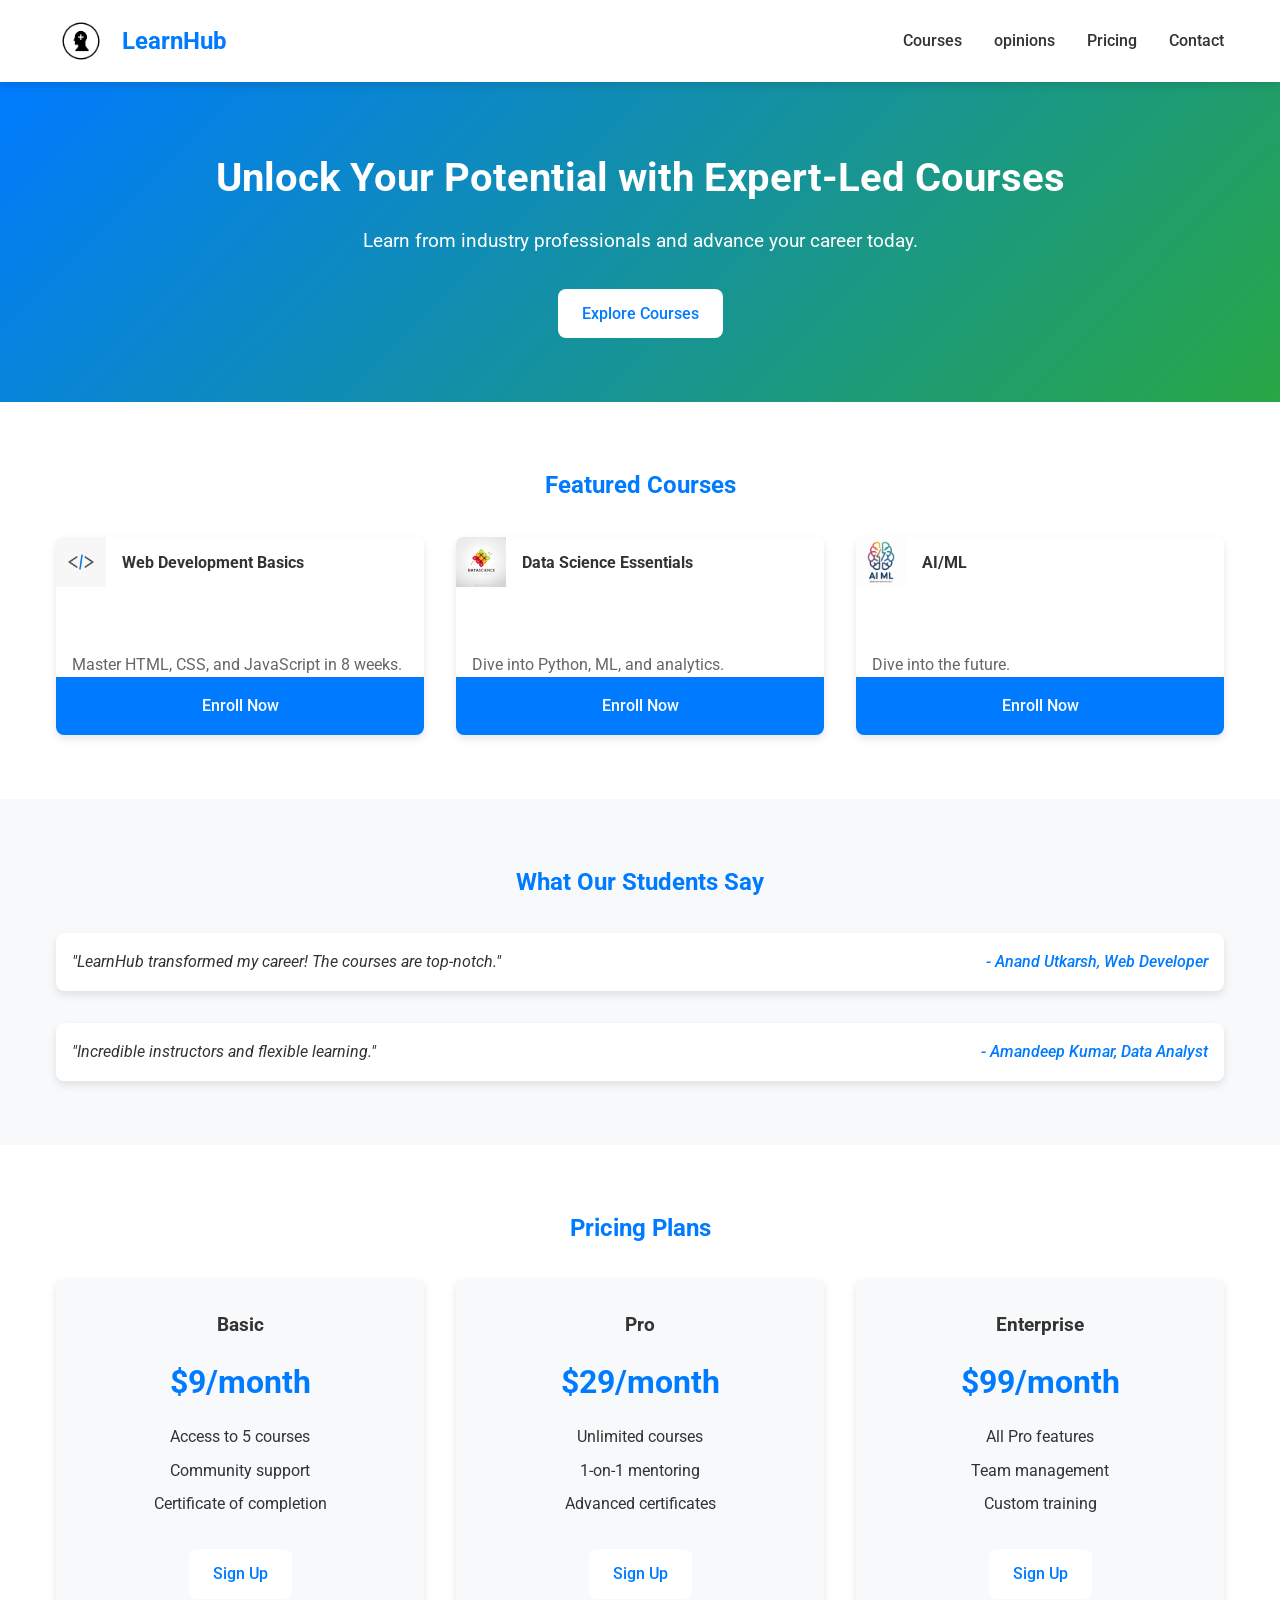
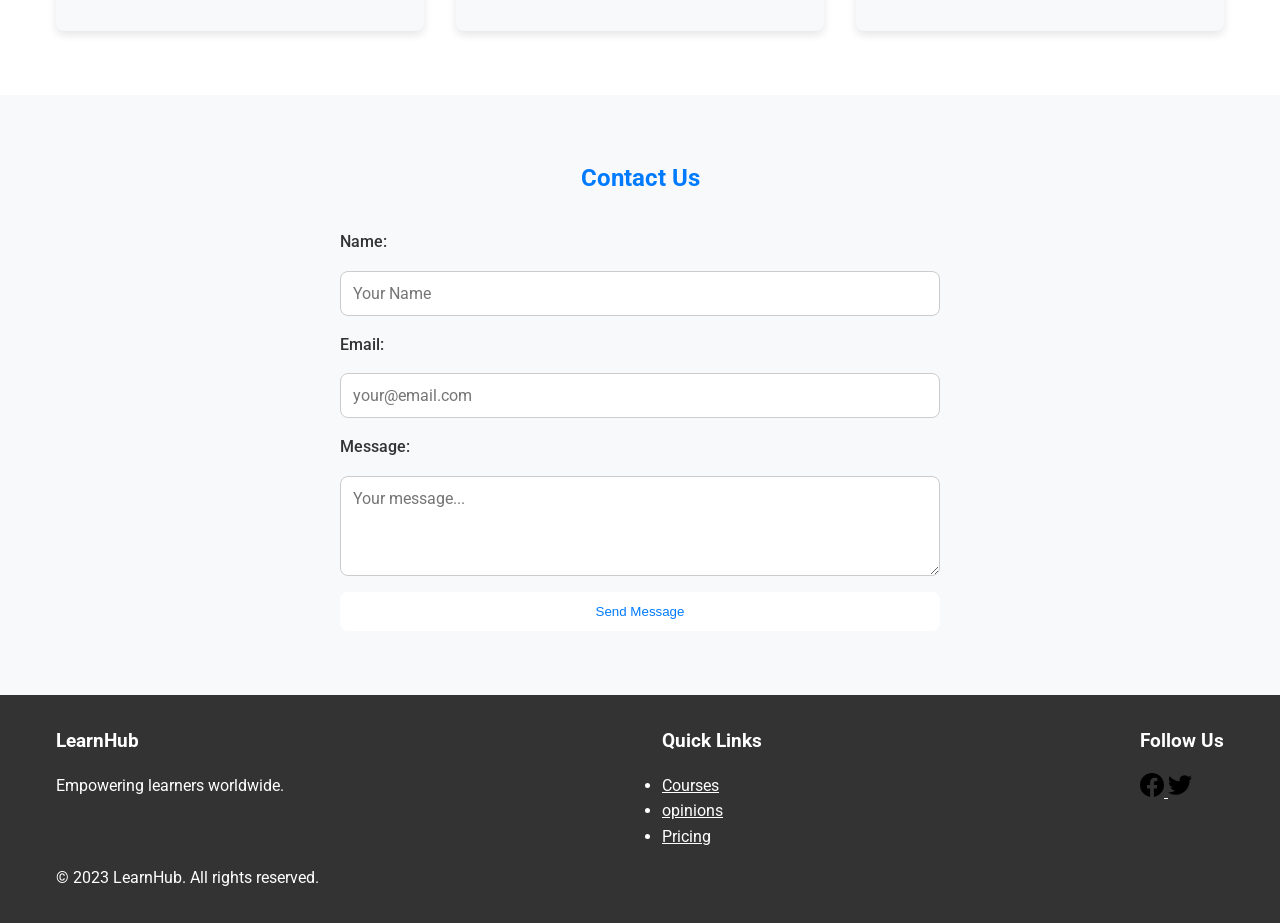
<file: Capstone_Project/index.html>
<!DOCTYPE html>
<html lang="en">
<head>
    <meta charset="UTF-8">
    <meta name="viewport" content="width=device-width, initial-scale=1.0">
    <title>LearnHub - Online Learning Platform</title>
    <link rel="stylesheet" href="style.css">
    <link href="https://fonts.googleapis.com/css2?family=Roboto:wght@300;400;500;700&display=swap" rel="stylesheet">
</head>
<body>
    <header>
        <div class="container">
            <div class="logo">
                <img src="images/learnhub.png" alt="LearnHub Logo" width="50" height="50">
                <h1>LearnHub</h1>
            </div>
            <nav aria-label="Primary navigation">
                <ul>
                    <li><a href="#courses">Courses</a></li>
                    <li><a href="#opinions">opinions</a></li>
                    <li><a href="#pricing">Pricing</a></li>
                    <li><a href="#contact">Contact</a></li>
                </ul>
            </nav>
        </div>
    </header>

    <main id="main-content">
        <section class="main-banner">
            <div class="container">
                <h2>Unlock Your Potential with Expert-Led Courses</h2>
                <p>Learn from industry professionals and advance your career today.</p>
                <a href="#courses" class="cta-button">Explore Courses</a>
            </div>
        </section>

        <section id="courses" class="courses">
            <div class="container">
                <h2>Featured Courses</h2>
                <div class="course-grid">
                    <article class="course-card">
                        <img src="images/web_development.png" alt="Web Development Course Thumbnail">
                        <h3>Web Development Basics</h3>
                        <p>Master HTML, CSS, and JavaScript in 8 weeks.</p>
                        <a href="#" class="card-link">Enroll Now</a>
                    </article>
                    <article class="course-card">
                        <img src="images/Data_Science.jpg" alt="Data Science Course Thumbnail">
                        <h3>Data Science Essentials</h3>
                        <p>Dive into Python, ML, and analytics.</p>
                        <a href="#" class="card-link">Enroll Now</a>
                    </article>
                    <article class="course-card">
                        <img src="images/Ai.webp" alt="UX Design Course Thumbnail">
                        <h3>AI/ML</h3>
                        <p>Dive into the future.</p>
                        <a href="#" class="card-link">Enroll Now</a>
                    </article>
                </div>
            </div>
        </section>

        <section id="opinions" class="opinions">
            <div class="container">
                <h2>What Our Students Say</h2>
                <ul class="opinions-list">
                    <li>
                        <blockquote>"LearnHub transformed my career! The courses are top-notch."</blockquote>
                        <cite>- Anand Utkarsh, Web Developer</cite>
                       
                    </li>
                    <li>
                        <blockquote>"Incredible instructors and flexible learning."</blockquote>
                        <cite>- Amandeep Kumar, Data Analyst</cite>
                        
                    </li>
                </ul>
            </div>
        </section>

        <section id="pricing" class="pricing">
            <div class="container">
                <h2>Pricing Plans</h2>
                <div class="pricing-grid">
                    <article class="pricing-card">
                        <h3>Basic</h3>
                        <p class="price">$9/month</p>
                        <ul>
                            <li>Access to 5 courses</li>
                            <li>Community support</li>
                            <li>Certificate of completion</li>
                        </ul>
                        <a href="#" class="cta-button">Sign Up</a>
                    </article>
                    <article class="pricing-card">
                        <h3>Pro</h3>
                        <p class="price">$29/month</p>
                        <ul>
                            <li>Unlimited courses</li>
                            <li>1-on-1 mentoring</li>
                            <li>Advanced certificates</li>
                        </ul>
                        <a href="#" class="cta-button">Sign Up</a>
                    </article>
                    <article class="pricing-card">
                        <h3>Enterprise</h3>
                        <p class="price">$99/month</p>
                        <ul>
                            <li>All Pro features</li>
                            <li>Team management</li>
                            <li>Custom training</li>
                        </ul>
                        <a href="#" class="cta-button">Sign Up</a>
                    </article>
                </div>
            </div>
        </section>

        <section id="contact" class="contact">
            <div class="container">
                <h2>Contact Us</h2>
                <form action="#" method="post">
                    <label for="name">Name:</label>
                    <input type="text" id="name" name="name" required placeholder="Your Name">
                    
                    <label for="email">Email:</label>
                    <input type="email" id="email" name="email" required placeholder="your@email.com">
                    
                    <label for="message">Message:</label>
                    <textarea id="message" name="message" required placeholder="Your message..."></textarea>
                    
                    <button type="submit" class="cta-button">Send Message</button>
                </form>
            </div>
        </section>
    </main>

    <footer>
        <div class="container">
            <div class="footer-content">
                <div class="footer-section">
                    <h3>LearnHub</h3>
                    <p>Empowering learners worldwide.</p>
                </div>
                <div class="footer-section">
                    <h3>Quick Links</h3>
                    <ul>
                        <li><a href="#courses">Courses</a></li>
                        <li><a href="#opinions">opinions</a></li>
                        <li><a href="#pricing">Pricing</a></li>
                    </ul>
                </div>
                <div class="footer-section">
                    <h3>Follow Us</h3>
                    <a href="#" aria-label="Facebook">
                        <svg width="24" height="24" viewBox="0 0 24 24" role="img" focusable="false">
                            <path d="M24 12.073c0-6.627-5.373-12-12-12s-12 5.373-12 12c0 5.99 4.388 10.954 10.125 11.854v-8.385H7.078v-3.47h3.047V9.43c0-3.007 1.792-4.669 4.533-4.669 1.312 0 2.686.235 2.686.235v2.953H15.83c-1.491 0-1.956.925-1.956 1.874v2.25h3.328l-.532 3.47h-2.796v8.385C19.612 23.027 24 18.062 24 12.073z"/>
                        </svg>
                    </a>
                    <a href="#" aria-label="Twitter">
                        <svg width="24" height="24" viewBox="0 0 24 24" role="img" focusable="false">
                            <path d="M23.953 4.57a10 10 0 01-2.825.775 4.958 4.958 0 002.163-2.723c-.951.555-2.005.959-3.127 1.184a4.92 4.92 0 00-8.384 4.482C7.69 8.095 4.067 6.13 1.64 3.162a4.822 4.822 0 00-.666 2.475c0 1.71.87 3.213 2.188 4.096a4.904 4.904 0 01-2.228-.616v.06a4.923 4.923 0 003.946 4.827 4.996 4.996 0 01-2.212.085 4.936 4.936 0 004.604 3.417 9.867 9.867 0 01-6.102 2.105c-.39 0-.779-.023-1.17-.067a13.995 13.995 0 007.557 2.209c9.053 0 13.998-7.496 13.998-13.985 0-.21 0-.42-.015-.63A9.935 9.935 0 0024 4.59z"/>
                        </svg>
                    </a>
                </div>
            </div>
            <p>&copy; 2023 LearnHub. All rights reserved.</p>
        </div>
    </footer>
</body>
</html>
</file>
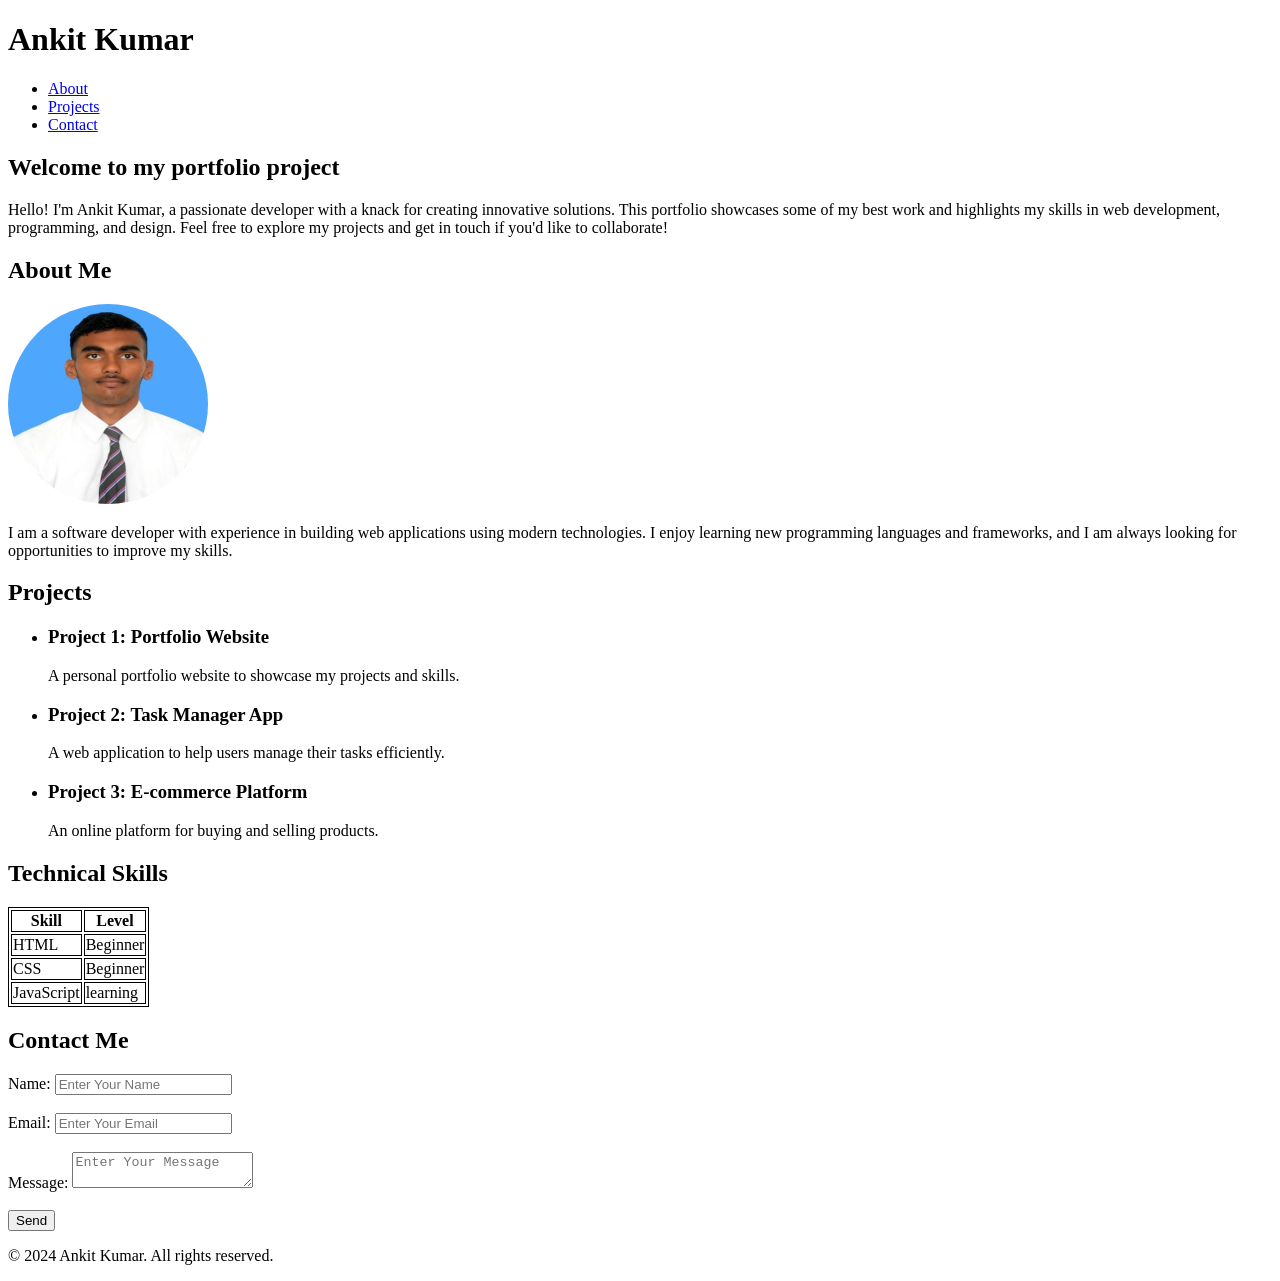
<file: Lab 1/index.html>
<!DOCTYPE html>
<html lang="en">
<head>
    <meta charset="UTF-8">
    <meta name="viewport" content="width=device-width, initial-scale=1.0">
    <title>portfolio-project</title>

    <style>
        table, th, td {
            border: 1px solid black;
        }

        img{
            width: 200px;
            height: 200px;
            border-radius: 50%;
        }
    </style>

</head>
<body>
    <header>
        <h1>Ankit Kumar</h1>
        <nav>
            <ul>
                <li>
                    <a href="#about">About</a>
                </li>
                
                <li>
                    <a href="#projects">Projects</a>
                </li>
                <li>
                    <a href="#contact">Contact</a>
                </li>
                
            </ul>
           
        </nav>
    </header>

    <main>
        <h2>
            Welcome to my portfolio project
        </h2>
        <article>
            Hello! I'm Ankit Kumar, a passionate developer with a knack for creating innovative solutions.
            This portfolio showcases some of my best work and highlights my skills in web development, 
            programming, and design. Feel free to explore my projects and get in touch if you'd like to collaborate!
        </article>
    </main>

    <section id="about">
        <h2>
            About Me
        </h2>
        <img src="images\profile_picture.jpg" alt="profile picture" />
        <p>
            I am a software developer with experience in building
            web applications using modern technologies. 
            I enjoy learning new programming languages
            and frameworks, and I am always looking for opportunities to improve my skills.  
        </p>
    </section>

    <section id="projects">
        <h2>Projects</h2>
        <ul>
            <li>
                <h3>Project 1: Portfolio Website</h3>
                <p>A personal portfolio website to showcase my projects and skills.</p>
            </li>
            <li>
                <h3>Project 2: Task Manager App</h3>
                <p>A web application to help users manage their tasks efficiently.</p>
            </li>
            <li>
                <h3>Project 3: E-commerce Platform</h3>
                <p>An online platform for buying and selling products.</p>
            </li>
        </ul>
    </section>
   

    <section>
        <h2>Technical Skills</h2>
        <table>
            <tr>
                <th>Skill</th>
                <th>Level</th>
            </tr>
            <tr>
                <td>HTML</td>
                <td>Beginner</td>   
                  
            </tr>
            <tr>
                <td>CSS</td>
                <td>Beginner</td>
            </tr>
            <tr>
                <td>JavaScript</td>
                <td>learning</td>       
            </tr>
        </table>
         
    </section>

    <section id="contact">
        <h2 >Contact  Me</h2>
        <form action="#" method="post">
            <label for="name">Name:</label>
            <input type="text" id="name" name="name"  placeholder="Enter Your Name"  required/>
            <br>
            <br>
            <label for="email">Email:</label>
            <input type="email" id="email" name="email" placeholder="Enter Your Email" required />
            <br>
            <br>
            <label for="message">Message:</label>
            <textarea id="message" name="message" placeholder="Enter Your Message" required></textarea>
            <br>
            <br>
            <button type="submit">Send</button>
            <br>
        </form>
    </section>
        
    <footer>
        <p>&copy; 2024 Ankit Kumar. All rights reserved.</p>
    </footer>
</body>
</html>
</file>
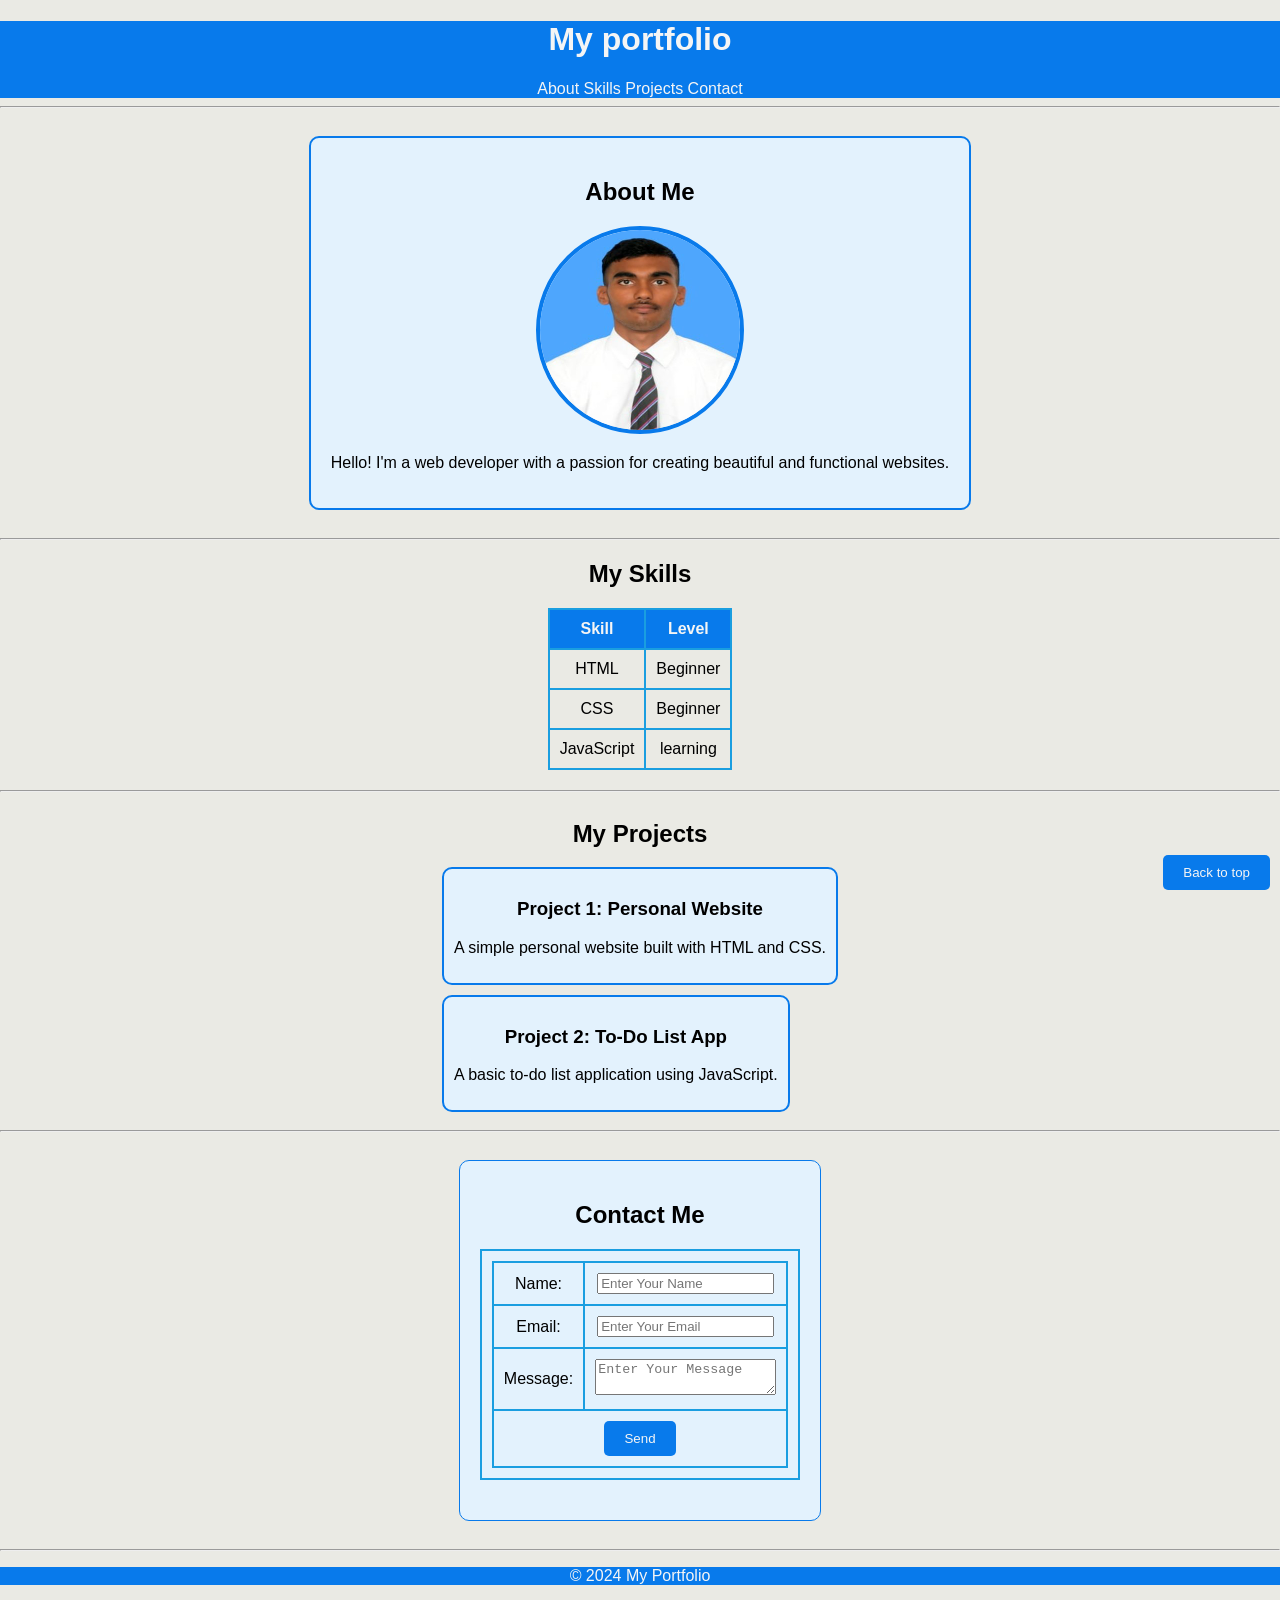
<file: Lab 2/index.html>
<!DOCTYPE html>
<html lang="en">
<head>
    <meta charset="UTF-8">
    <meta name="viewport" content="width=device-width, initial-scale=1.0">
    <title>portfolio project (with CSS)</title>
    <link rel="stylesheet" href="style.css">
</head>
<body>
    <header>
        <h1>My portfolio</h1>
        <nav>
            <a href="#about">About</a>
            <a href="#skills">Skills</a>
            <a href="#projects">Projects</a>
            <a href="#contact">Contact</a>
        </nav>
    </header>
    <hr>

    <section class="container">
        <section id="about">
            <h2>About Me</h2>
            <img src="images\profile_picture.jpg" alt="profile picture">
            <p>Hello! I'm a web developer with a passion for creating beautiful and functional websites.</p>
        </section>
    </section>
    <hr>  
    
    
    <section id="skills">
        <h2>My Skills</h2>
        <table>
            <tr>
                <th>Skill</th>
                <th>Level</th>
            </tr>
            <tr>
                <td>HTML</td>
                <td>Beginner</td>   
                  
            </tr>
            <tr>
                <td>CSS</td>
                <td>Beginner</td>
            </tr>
            <tr>
                <td>JavaScript</td>
                <td>learning</td>       
            </tr>
        </table>

        <hr>
    </section>

    <section class="container">
        <section id="projects">
            <h2>My Projects</h2>

            <div class="project">
                <h3>Project 1: Personal Website</h3>
                <p>A simple personal website built with HTML and CSS.</p>
            
            </div>
            
            <div class="project">
                <h3>Project 2: To-Do List App</h3>
                <p>A basic to-do list application using JavaScript.</p>
            </div>
        
        </section>
    </section>
     
    <hr>

    <section class="container">
        <section id="contact">
            <h2>Contact Me</h2>
        
            <form action="#" method="post">
                <table id="form">
                    <tr>
                        <td><label for="name">Name:</label></td>
                        <td><input type="text" id="name" name="name" placeholder="Enter Your Name" required></td>
                    </tr>

                    <tr>
                        <td><label for="email">Email:</label></td>
                        <td><input type="email" id="email" name="email" placeholder="Enter Your Email" required></td>
                    </tr>

                    <tr>
                        <td><label for="message">Message:</label></td>
                        <td><textarea id="message" name="message" placeholder="Enter Your Message" required></textarea></td>
                    </tr>

                    <tr>
                        <td colspan="2" style="text-align: center;">
                        <button class="button" type="submit">Send</button>
                        </td>
                    </tr>
                </table>
            </form>
            
        </section>
        <a href="#about">
            <button id ="backtotop" class ="button">Back to top</button>
        </a>
    </section>
    
    <hr>

    <footer>
        <p>&copy; 2024 My Portfolio</p>
    </footer>

</body>
</html>
</file>
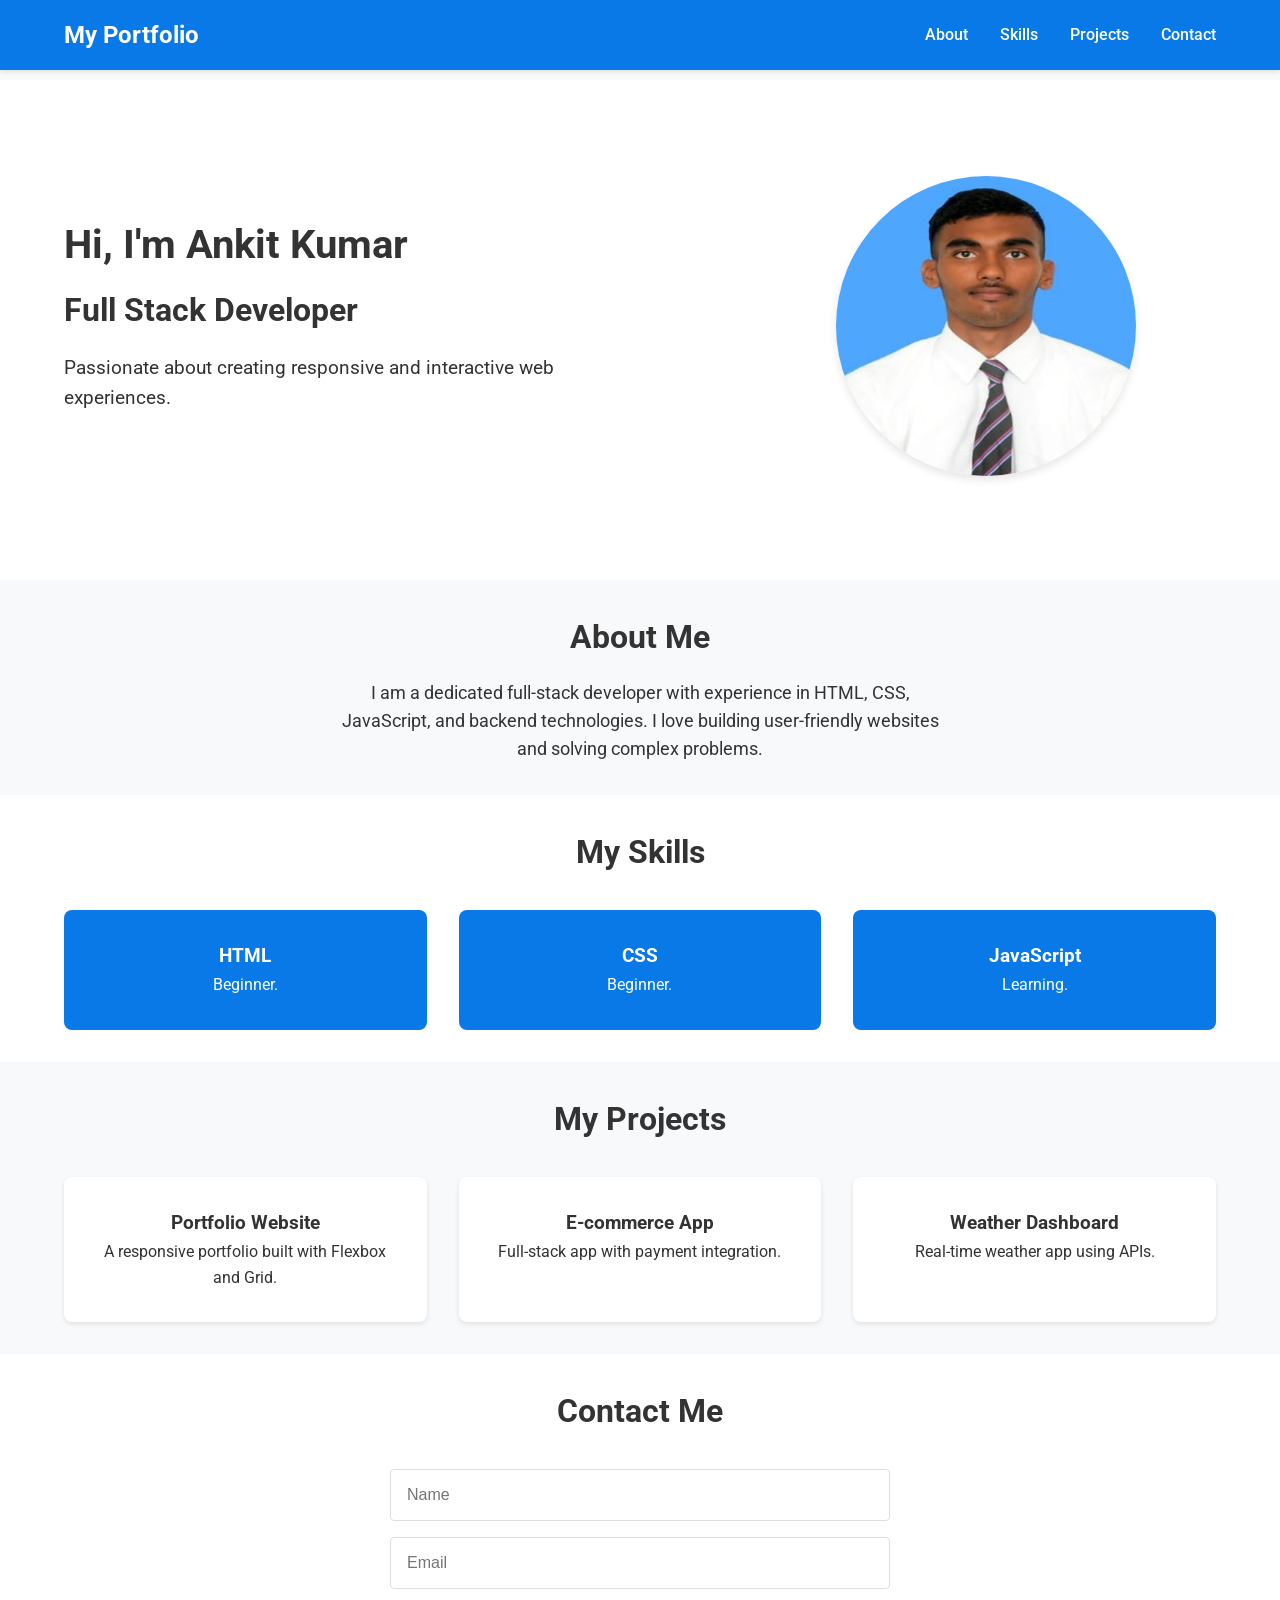
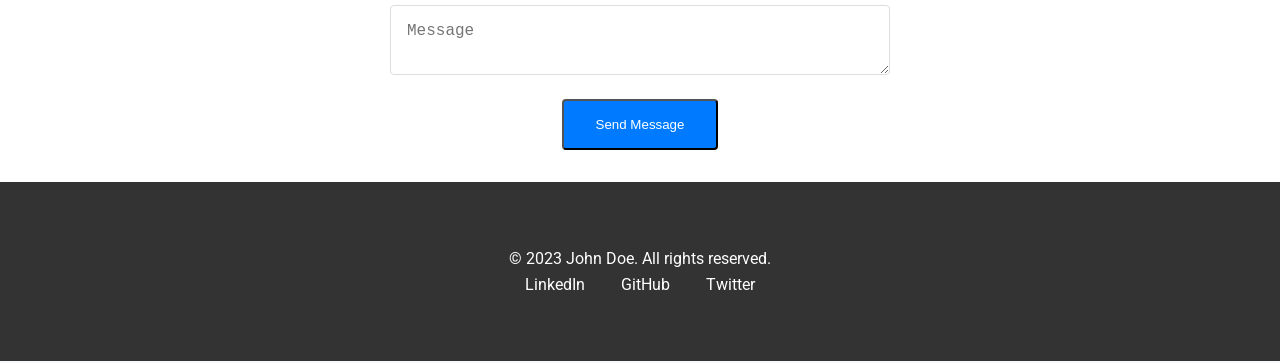
<file: Lab 3/index.html>
<!DOCTYPE html>
<html lang="en">
<head>
    <meta charset="UTF-8">
    <meta name="viewport" content="width=device-width, initial-scale=1.0">
    <title>My Portfolio</title>
    <link href="https://fonts.googleapis.com/css2?family=Roboto:wght@300;400;500;700&display=swap" rel="stylesheet">
    <link rel="stylesheet" href="style.css">
</head>
<body>
    <!-- Header -->
    <header>
        <div class="container">
            <div class="logo">My Portfolio</div>
            <nav>
                <ul>
                    
                    <li><a href="#about">About</a></li>
                    <li><a href="#skills">Skills</a></li>
                    <li><a href="#projects">Projects</a></li>
                    <li><a href="#contact">Contact</a></li>
                </ul>
            </nav>
        </div>
    </header>

    <!-- Hero Section -->
    <section id="hero">
        <div class="container">
            <div class="hero-content">
                <h1>Hi, I'm Ankit Kumar</h1>
                <h2 class="animated-title">Full Stack Developer</h2>
                <p>Passionate about creating responsive and interactive web experiences.</p>
                
            </div>
            <div class="hero-image">
                <img src="profile.jpg" alt="Profile Image" /> <!-- Replace with your image -->
            </div>
        </div>
    </section>

    <!-- About Section -->
    <section id="about">
        <div class="container">
            <h2>About Me</h2>
            <p>I am a dedicated full-stack developer with experience in HTML, CSS, JavaScript, and backend technologies. I love building user-friendly websites and solving complex problems.</p>
        </div>
    </section>

    <!-- Skills Section -->
    <section id="skills">
        <div class="container">
            <h2>My Skills</h2>
            <div class="skills-grid">
                <div class="skill-card">
                    <h3>HTML</h3>
                    <p>Beginner.</p>
                </div>
                <div class="skill-card">
                    <h3>CSS</h3>
                    <p>Beginner.</p>
                </div>
                <div class="skill-card">
                    <h3>JavaScript</h3>
                    <p>Learning.</p>
                </div>
                
            </div>
        </div>
    </section>

    <!-- Projects Section -->
    <section id="projects">
        <div class="container">
            <h2>My Projects</h2>
            <div class="projects-grid">
                <div class="project-card">
                    <h3>Portfolio Website</h3>
                    <p>A responsive portfolio built with Flexbox and Grid.</p>
                    
                </div>
                <div class="project-card">
                    <h3>E-commerce App</h3>
                    <p>Full-stack app with payment integration.</p>
                    
                </div>
                <div class="project-card">
                    <h3>Weather Dashboard</h3>
                    <p>Real-time weather app using APIs.</p>
                    
                </div>
            </div>
        </div>
    </section>

    <!-- Contact Section -->
    <section id="contact">
        <div class="container">
            <h2>Contact Me</h2>
            <form>
                <input type="text" placeholder="Name" required>
                <input type="email" placeholder="Email" required>
                <textarea placeholder="Message" required></textarea>
                <button type="submit" class="btn">Send Message</button>
            </form>
        </div>
    </section>

    <!-- Footer -->
    <footer>
        <div class="container">
            <p>&copy; 2023 John Doe. All rights reserved.</p>
            <div class="social-links">
                <a href="#">LinkedIn</a>
                <a href="#">GitHub</a>
                <a href="#">Twitter</a>
            </div>
        </div>
    </footer>
</body>
</html>
</file>
<file: Capstone_Project/style.css>
/* CSS Variables for consistency */
:root {
    --primary-color: #007bff;
    --secondary-color: #f8f9fa;
    --accent-color: #28a745;
    --text-color: #333;
    --light-text: #666;
    --font-family: 'Roboto', sans-serif;
    --font-size-base: 16px;
    --spacing-unit: 1rem;
    --border-radius: 8px;
    --box-shadow: 0 4px 8px rgba(0, 0, 0, 0.1);
}

/* Global Styles */
* {
    margin: 0;
    padding: 0;
    box-sizing: border-box;
}

body {
    font-family: var(--font-family);
    font-size: var(--font-size-base);
    line-height: 1.6;
    color: var(--text-color);
    background-color: var(--secondary-color);
}

/* prevent sticky-header from hiding anchor targets */
section {
    scroll-margin-top: 80px;
}

.container {
    max-width: 1200px;
    margin: 0 auto;
    padding: 0 var(--spacing-unit);
}

/* Header */
header {
    background-color: white;
    box-shadow: var(--box-shadow);
    position: sticky;
    top: 0;
    z-index: 10;
}

header .container {
    display: flex;
    justify-content: space-between;
    align-items: center;
    padding: var(--spacing-unit);
}

.logo {
    display: flex;
    align-items: center;
    gap: var(--spacing-unit);
}

.logo h1 {
    font-size: 1.5rem;
    color: var(--primary-color);
}

nav ul {
    display: flex;
    list-style: none;
    gap: 2rem;
}

nav a {
    text-decoration: none;
    color: var(--text-color);
    font-weight: 500;
    transition: color 0.25s ease;
}

nav a:hover,
nav a:focus-visible {
    color: var(--primary-color);
}

/* main-banner Section with Keyframe Animation */
.main-banner {
    background: linear-gradient(135deg, var(--primary-color), var(--accent-color));
    color: white;
    text-align: center;
    padding: 4rem var(--spacing-unit);
    animation: fadeIn 1.5s ease-in-out;
}

@keyframes fadeIn {
    from { 
        opacity: 0; 
        transform: translateY(20px); 
    }
    to { 
        opacity: 1; 
        transform: translateY(0); 
    }
}

.main-banner h2 {
    font-size: 2.5rem;
    margin-bottom: var(--spacing-unit);
}

.main-banner p {
    font-size: 1.2rem;
    margin-bottom: 2rem;
}

.cta-button {
    display: inline-block;
    background-color: white;
    color: var(--primary-color);
    padding: 0.75rem 1.5rem;
    text-decoration: none;
    border-radius: var(--border-radius);
    font-weight: 500;
    transition: all 0.25s ease;
    border: none;
    cursor: pointer;
}

.cta-button:hover,
.cta-button:focus-visible {
    background-color: var(--accent-color);
    color: white;
    transform: translateY(-2px);
}

/* Courses Section */
.courses {
    padding: 4rem 0;
    background-color: white;
}

.courses h2 {
    text-align: center;
    margin-bottom: 2rem;
    color: var(--primary-color);
}

.course-grid {
    display: grid;
    grid-template-columns: repeat(auto-fit, minmax(300px, 1fr));
    gap: 2rem;
}

.course-card {
    background: white;
    border-radius: var(--border-radius);
    box-shadow: var(--box-shadow);
    overflow: hidden;
    transition: transform 0.25s ease;
}

.course-card:hover {
    transform: translateY(-5px);
}

.course-card img {
    width: 100%;
    height: 200px;
    object-fit: cover;
}

.course-card h3 {
    padding: var(--spacing-unit);
    font-size: 1.25rem;
}

.course-card p {
    padding: 0 var(--spacing-unit);
    color: var(--light-text);
}

.card-link {
    display: block;
    text-align: center;
    padding: var(--spacing-unit);
    background: var(--primary-color);
    color: white;
    text-decoration: none;
    font-weight: 500;
    transition: background 0.25s ease;
}

.card-link:hover,
.card-link:focus-visible {
    background: var(--accent-color);
}

/* opinions */
.opinions {
    padding: 4rem 0;
    background-color: var(--secondary-color);
}

.opinions h2 {
    text-align: center;
    margin-bottom: 2rem;
    color: var(--primary-color);
}

.opinions-list {
    list-style: none;
    display: flex;
    flex-direction: column;
    gap: 2rem;
}

.opinions-list li {
    display: flex;
    align-items: center;
    gap: var(--spacing-unit);
    background: white;
    padding: var(--spacing-unit);
    border-radius: var(--border-radius);
    box-shadow: var(--box-shadow);
}

.opinions-list blockquote {
    font-style: italic;
    flex: 1;
}

.opinions-list cite {
    font-weight: 500;
    color: var(--primary-color);
}

/* Pricing */
.pricing {
    padding: 4rem 0;
    background-color: white;
}

.pricing h2 {
    text-align: center;
    margin-bottom: 2rem;
    color: var(--primary-color);
}

.pricing-grid {
    display: grid;
    grid-template-columns: repeat(auto-fit, minmax(250px, 1fr));
    gap: 2rem;
}

.pricing-card {
    background: var(--secondary-color);
    padding: 2rem;
    border-radius: var(--border-radius);
    box-shadow: var(--box-shadow);
    text-align: center;
    transition: transform 0.25s ease;
}

.pricing-card:hover {
    transform: translateY(-5px);
}

.pricing-card h3 {
    margin-bottom: var(--spacing-unit);
}

.price {
    font-size: 2rem;
    font-weight: 700;
    color: var(--primary-color);
    margin-bottom: var(--spacing-unit);
}

.pricing-card ul {
    list-style: none;
    margin-bottom: 2rem;
}

.pricing-card li {
    margin-bottom: 0.5rem;
}

/* Contact Form */
.contact {
    padding: 4rem 0;
    background-color: var(--secondary-color);
}

.contact h2 {
    text-align: center;
    margin-bottom: 2rem;
    color: var(--primary-color);
}

form {
    max-width: 600px;
    margin: 0 auto;
    display: flex;
    flex-direction: column;
    gap: var(--spacing-unit);
}

label {
    font-weight: 500;
}

input,
textarea {
    padding: 0.75rem;
    border: 1px solid #ccc;
    border-radius: var(--border-radius);
    font-family: var(--font-family);
    font-size: 1rem;
}

textarea {
    resize: vertical;
    min-height: 100px;
}

/* Footer */
footer {
    background-color: var(--text-color);
    color: white;
    padding: 2rem 0;
}

.footer-content {
    display: flex;
    justify-content: space-between;
    gap: 2rem;
    margin-bottom: var(--spacing-unit);
}

.footer-section h3 {
    margin-bottom: var(--spacing-unit);
}

footer a {
    color: inherit;
}

footer a:hover,
footer a:focus-visible {
    text-decoration: underline;
}

/* Responsive tweaks */
@media (max-width: 768px) {
    header .container {
        flex-direction: column;
        align-items: flex-start;
        gap: 0.5rem;
    }

    nav ul {
        flex-wrap: wrap;
        gap: 1rem;
    }

    .opinions-list
 li {
        flex-direction: column;
        align-items: flex-start;
    }

    .footer-content {
        flex-direction: column;
    }
}

.course-card img {
    width: 50px;
    height: 50px;
    object-fit: cover;
}

.course-card h3{
    font-size: 1rem;
    position : relative;
    top: -60px;
    left: 50px;
}
</file>
<file: Lab 2/style.css>
body{
    font-family: Arial, sans-serif;
    margin: 0;
    padding: 0;
    background-color: #eaeae4;
}

header,nav,footer{
    background-color: #087aeb;
    text-align: center;
    padding: 0;
    margin: 0;
    color: whitesmoke;
    
    
}

nav a{
    color: whitesmoke;
    text-decoration: none;
}

#about{
    
    margin: 20px;
    padding: 20px;
    border: 2px solid #087aeb;
    border-radius: 10px;
    background-color: #e3f2fd;
    text-align: center;
    width: fit-content;
    height: fit-content;

}
img{
    border-radius: 50%;
    width: 200px;
    height: 200px;
    
    border: 4px solid #087aeb;
}

table, th, td {
    border: 2px solid rgb(26, 158, 224);
    border-collapse: collapse;
    padding: 10px;
    text-align: center;
}
table{
    margin: auto;
    margin-top: 20px;
    margin-bottom: 20px;
    text-align: center;
}

th{
    background-color: #087aeb;
    color: whitesmoke;
}

h2
{
    
    text-align: center;
}

.project{
    border: 2px solid #087aeb;
    border-radius: 10px;
    padding: 10px;
    margin: 10px;
    background-color: #e3f2fd;
    text-align: center;
    width: fit-content;
    height: fit-content;
}
.project_container{
    display: flex;
    justify-content: center;
    align-items: center;
    
}

#contact{
    text-align: center;
    margin: 20px;
    padding: 20px;
    border: 1px solid #087aeb;
    border-radius: 10px;
    background-color: #e3f2fd;
    width: fit-content;
    height: fit-content;

}
#form{
    display: flex;
    flex-direction: column;
    align-items: center;
}

.button{
    background-color: #087aeb;
    color: whitesmoke;
    border: none;
    padding: 10px 20px;
    border-radius: 5px; 
   
}

.container{
    display: flex;
    justify-content: center;
    align-items: center;
}

#backtotop{
   position: fixed;
   bottom: 10px;
   right: 10px;
}
</file>
<file: Lab 3/style.css>
/* Global Styles */
* {
    margin: 0;
    padding: 0;
    box-sizing: border-box;
}

body {
    font-family: 'Roboto', sans-serif;
    line-height: 1.6;
    color: #333;
    background-color: #f8f9fa;
    font-size: 1rem; /* Base font size */
}

.container {
    width: 90%;
    max-width: 1200px;
    margin: 0 auto;
    padding: 2rem 0;
}

/* Header */
header {
    background-color: #0a79e8;
    box-shadow: 0 2px 5px rgba(0, 0, 0, 0.1);
    position: fixed;
    width: 100%;
    top: 0;
    z-index: 100;
}

header .container {
    display: flex; /* Flexbox for header */
    justify-content:space-between ;
    align-items: center;
    padding: 1rem 0;
}

.logo {
    font-size: 1.5rem;
    font-weight: 700;
    color:white;
}

nav ul {
    display: flex;
    list-style: none;
}

nav ul li {
    margin-left: 2rem;
}

nav a {
    text-decoration: none;
    color: #ffffff;
    font-weight: 500;
    transition: color 0.3s ease; /* Transition for hover */
}

nav a:hover {
    color: #000000;
    transform: scale(1.1); /* Transform on hover */
}

/* Hero Section */
#hero {
    margin-top: 80px; /* Account for fixed header */
    background-color: #fff;
    padding: 4rem 0;
}

#hero .container {
    display: flex; /* Flexbox for hero */
    align-items: center;
    justify-content: space-between;
    flex-wrap: wrap;
}

.hero-content {
    flex: 1;
    max-width: 50%;
}

.hero-content h1 {
    font-size: 2.5rem;
    margin-bottom: 0.5rem;
}

.hero-content h2 {
    font-size: 2rem;
    margin-bottom: 1rem;
}

.hero-content p {
    font-size: 1.2rem;
    margin-bottom: 2rem;
}

.hero-image {
    flex: 1;
    max-width: 40%;
    text-align: center;
}

.hero-image img {
    width: 100%;
    max-width: 300px;
    border-radius: 50%;
    box-shadow: 0 4px 8px rgba(0, 0, 0, 0.1);
}

/* Keyframe Animation for Hero Title */
@keyframes colorChange {
    0% { color: #007bff; }
    50% { color: #28a745; }
    100% { color: #007bff; }
}

.animated-title {
    animation: colorChange 3s infinite;
}

/* About Section */
#about {
    background-color: #f8f9fa;
    text-align: center;
}

#about h2 {
    font-size: 2rem;
    margin-bottom: 1rem;
}

#about p {
    font-size: 1.1rem;
    max-width: 600px;
    margin: 0 auto;
}

/* Skills Section */
#skills {
    background-color: #fff;
    text-align: center;
}

#skills h2 {
    font-size: 2rem;
    margin-bottom: 2rem;
}

.skills-grid {
    display: grid; /* CSS Grid for skills */
    grid-template-columns: repeat(auto-fit, minmax(250px, 1fr));
    gap: 2rem;
}

.skill-card {
    background-color: #0a79e8;
    color: #ffffff;
    padding: 2rem;
    border-radius: 8px;
    box-shadow: 0 2px 5px rgba(237, 236, 236, 0.1);
    transition: transform 0.3s ease; /* Transition for hover */
}

.skill-card:hover {
    background-color: #28a745;
    transform: translateY(-10px); /* Transform on hover */
    transition: background-color 0.3s ease;
}

/* Projects Section */
#projects {
    background-color: #f8f9fa;
    text-align: center;
}

#projects h2 {
    font-size: 2rem;
    margin-bottom: 2rem;
}

.projects-grid {
    display: grid; /* CSS Grid for projects */
    grid-template-columns: repeat(auto-fit, minmax(300px, 1fr));
    gap: 2rem;
}

.project-card {
    background-color: #fff;
    padding: 2rem;
    border-radius: 8px;
    box-shadow: 0 2px 5px rgba(0, 0, 0, 0.1);
    transition: transform 0.3s ease; /* Transition for hover */
}

.project-card:hover {
    transform: translateY(-10px); /* Transform on hover */
}

/* Contact Section */
#contact {
    background-color: #fff;
    text-align: center;
}

#contact h2 {
    font-size: 2rem;
    margin-bottom: 2rem;
}

form {
    max-width: 500px;
    margin: 0 auto;
}

input, textarea {
    width: 100%;
    padding: 1rem;
    margin-bottom: 1rem;
    border: 1px solid #ddd;
    border-radius: 4px;
    font-size: 1rem;
}

.btn {
    display: inline-block;
    padding: 1rem 2rem;
    background-color: #007bff;
    color: #fff;
    text-decoration: none;
    border-radius: 4px;
    transition: background-color 0.3s ease, transform 0.3s ease; /* Transition for hover */
}

.btn:hover {
    background-color: #0056b3;
    transform: scale(1.05); /* Transform on hover */
}

/* Footer */
footer {
    background-color: #333;
    color: #fff;
    text-align: center;
    padding: 2rem 0;
}

.social-links a {
    margin: 0 1rem;
    color: #fff;
    text-decoration: none;
    transition: color 0.3s ease;
}

.social-links a:hover {
    color: #007bff;
}

/* Media Queries for Responsiveness */
@media (max-width: 768px) { /* Tablet and below */
    #hero .container {
        flex-direction: column;
        text-align: center;

    }
    


    .hero-content, .hero-image {
        max-width: 100%;
    }
    .skills-grid, .projects-grid {
        grid-template-columns: 1fr; /* Single column */
    }
    nav ul {
        flex-direction: column;
        margin-top: 1rem;
    }
    nav ul li {
        margin: 0.5rem 0;
    }
}

@media (max-width: 480px) { /* Mobile */
    
    .hero-content h1 {
        font-size: 2rem;
    }
    .hero-content h2 {
        font-size: 1.5rem;
    }
    .container {
        padding: 1rem 0;
    }
}
</file>
